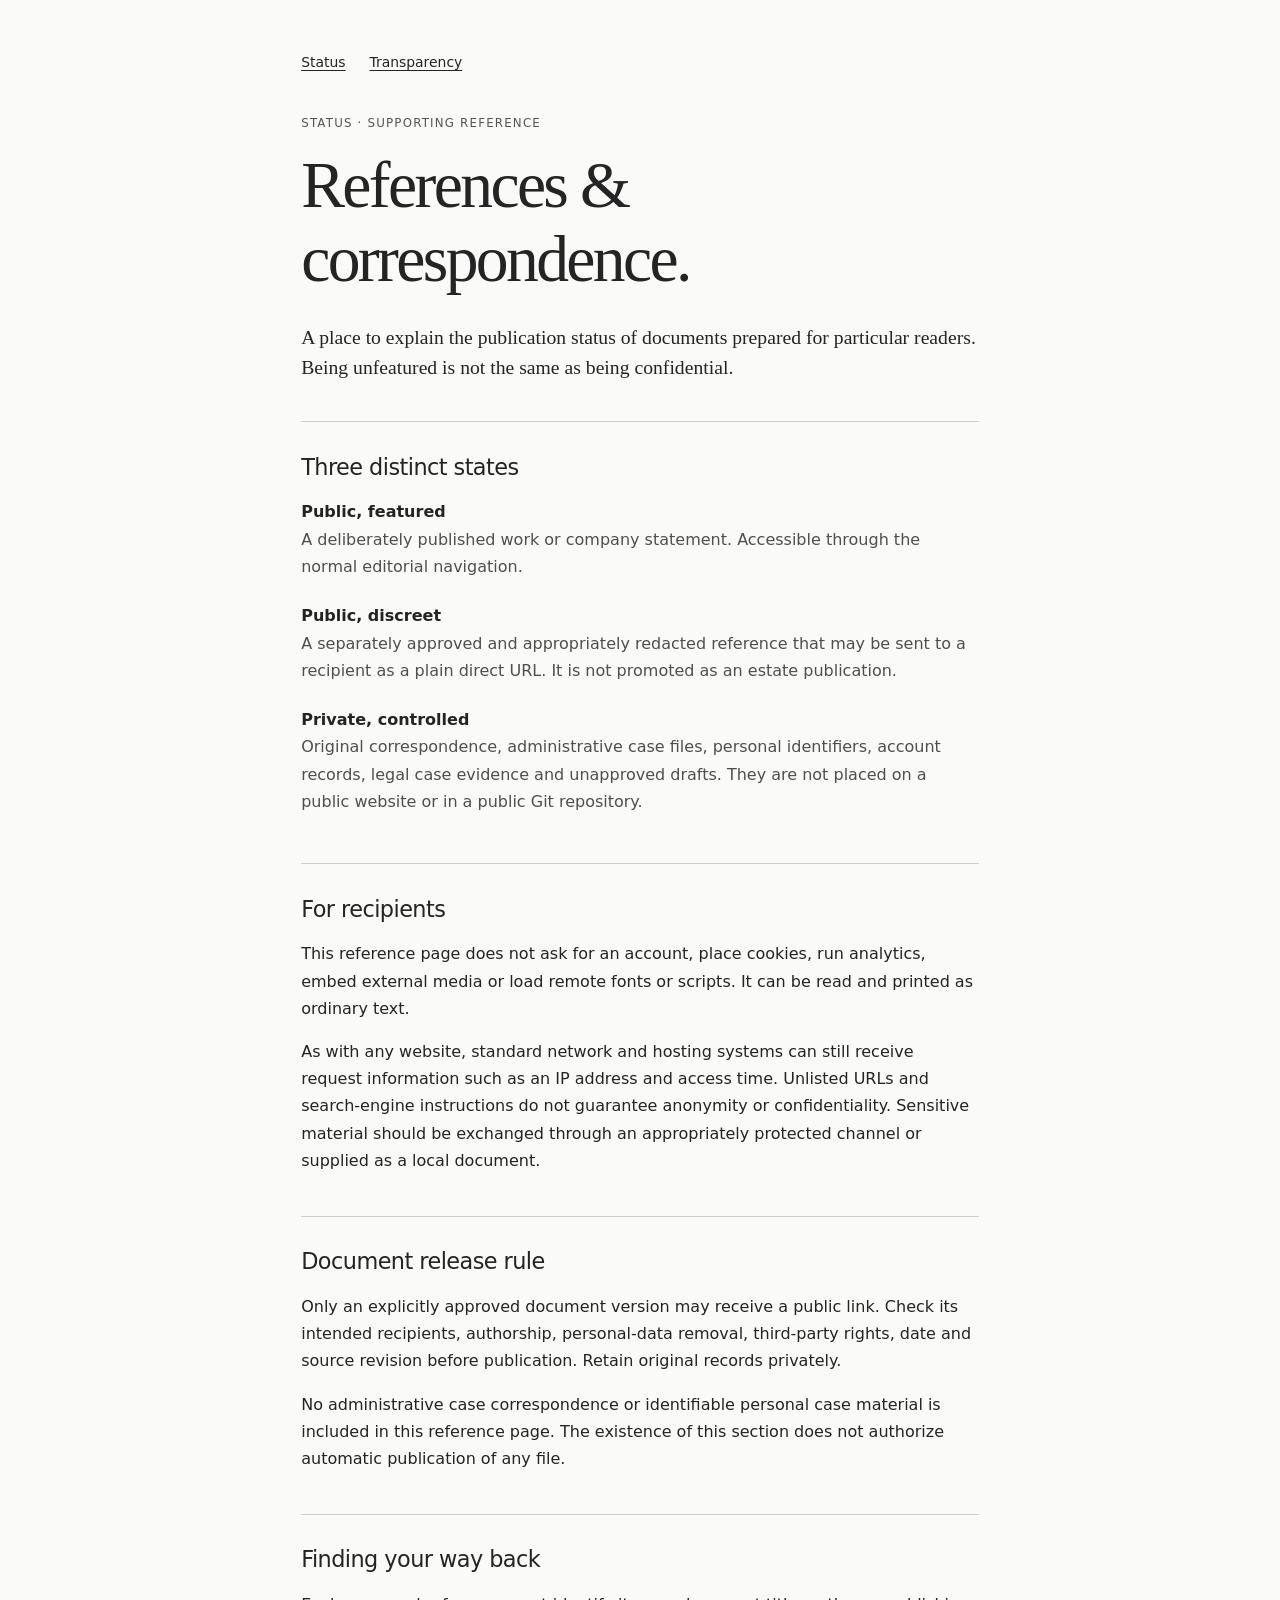
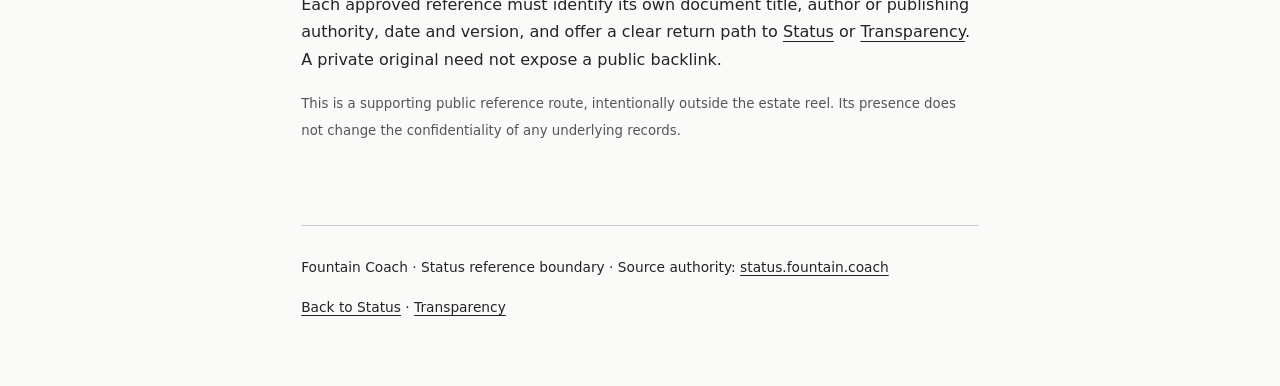
<file: site/references/index.html>
<!doctype html>
<html lang="en">
<head>
<meta charset="utf-8">
<meta name="viewport" content="width=device-width, initial-scale=1">
<meta name="color-scheme" content="light dark">
<meta name="robots" content="noindex, nofollow, noarchive, nosnippet">
<meta name="referrer" content="no-referrer">
<meta name="description" content="Fountain Coach: reference publication boundaries for discreet recipient-directed documents.">
<title>References & correspondence · Fountain Coach Status</title>
<link rel="canonical" href="https://status.fountain.coach/references/">
<style>
:root {color-scheme: light dark; font-family: system-ui, -apple-system, BlinkMacSystemFont, "Segoe UI", sans-serif; line-height: 1.7; font-size: 16px;}
* {box-sizing: border-box;}
body {max-width: 780px; padding: clamp(1.25rem, 4vw, 3.5rem); margin: 0 auto; color: light-dark(#242424, #eeeeea); background:light-dark(#fafaf8, #202020);}
a {color: inherit; text-decoration-thickness:1px; text-underline-offset:.22em;}
a:hover, a:focus-visible {text-decoration-thickness:2px;}
nav {font-size:.87rem; padding:0 0 2rem;}
nav a {margin-right:1.5rem;}
.eyebrow {font-size:.74rem; text-transform: uppercase; letter-spacing:.1em; color: light-dark(#565656,#bbbbbb);}
h1 {font-size:clamp(2.4rem, 6vw, 4.1rem); font-family: Georgia, serif; font-weight:400; letter-spacing:-.04em; line-height:1.12; margin:.6rem 0 1.7rem;}
h2 {font-size:1.4rem; font-weight:500; letter-spacing:-.025em; margin:0 0 .8rem;}
section {border-top:1px solid light-dark(#cdcdcd,#555); padding:1.6rem 0;}
p {margin:.4rem 0 1rem;}
.lead {font-size:1.23rem; font-family:Georgia,serif; line-height:1.5; margin:0 0 2.4rem;}
dl {margin:0;}
dt {font-weight:700;}
dd {margin:0 0 1.4rem; color: light-dark(#4f4f4f,#cccccc);}
small,.note {color:light-dark(#555,#c8c8c8);}
footer {border-top:1px solid light-dark(#cdcdcd,#555);margin-top:2.5rem;padding-top:1.5rem;font-size:.86rem;}
</style>
</head>
<body>
<nav aria-label="Reference navigation"><a href="../">Status</a><a href="../transparency/">Transparency</a></nav>
<main id="main">
<p class="eyebrow">Status · supporting reference</p>
<h1>References &amp; correspondence.</h1>
<p class="lead">A place to explain the publication status of documents prepared for particular readers. Being unfeatured is not the same as being confidential.</p>
<section aria-labelledby="categories"><h2 id="categories">Three distinct states</h2>
<dl>
<dt>Public, featured</dt><dd>A deliberately published work or company statement. Accessible through the normal editorial navigation.</dd>
<dt>Public, discreet</dt><dd>A separately approved and appropriately redacted reference that may be sent to a recipient as a plain direct URL. It is not promoted as an estate publication.</dd>
<dt>Private, controlled</dt><dd>Original correspondence, administrative case files, personal identifiers, account records, legal case evidence and unapproved drafts. They are not placed on a public website or in a public Git repository.</dd>
</dl></section>
<section aria-labelledby="recipient"><h2 id="recipient">For recipients</h2>
<p>This reference page does not ask for an account, place cookies, run analytics, embed external media or load remote fonts or scripts. It can be read and printed as ordinary text.</p>
<p>As with any website, standard network and hosting systems can still receive request information such as an IP address and access time. Unlisted URLs and search-engine instructions do not guarantee anonymity or confidentiality. Sensitive material should be exchanged through an appropriately protected channel or supplied as a local document.</p>
</section>
<section aria-labelledby="publication"><h2 id="publication">Document release rule</h2>
<p>Only an explicitly approved document version may receive a public link. Check its intended recipients, authorship, personal-data removal, third-party rights, date and source revision before publication. Retain original records privately.</p>
<p>No administrative case correspondence or identifiable personal case material is included in this reference page. The existence of this section does not authorize automatic publication of any file.</p>
</section>
<section aria-labelledby="wayfinding"><h2 id="wayfinding">Finding your way back</h2>
<p>Each approved reference must identify its own document title, author or publishing authority, date and version, and offer a clear return path to <a href="../">Status</a> or <a href="../transparency/">Transparency</a>. A private original need not expose a public backlink.</p>
<p class="note"><small>This is a supporting public reference route, intentionally outside the estate reel. Its presence does not change the confidentiality of any underlying records.</small></p>
</section>
</main>
<footer><p>Fountain Coach · Status reference boundary · Source authority: <a href="https://github.com/Fountain-Coach/status.fountain.coach" rel="noreferrer">status.fountain.coach</a></p><p><a href="../">Back to Status</a> · <a href="../transparency/">Transparency</a></p></footer>
</body></html>
</file>
